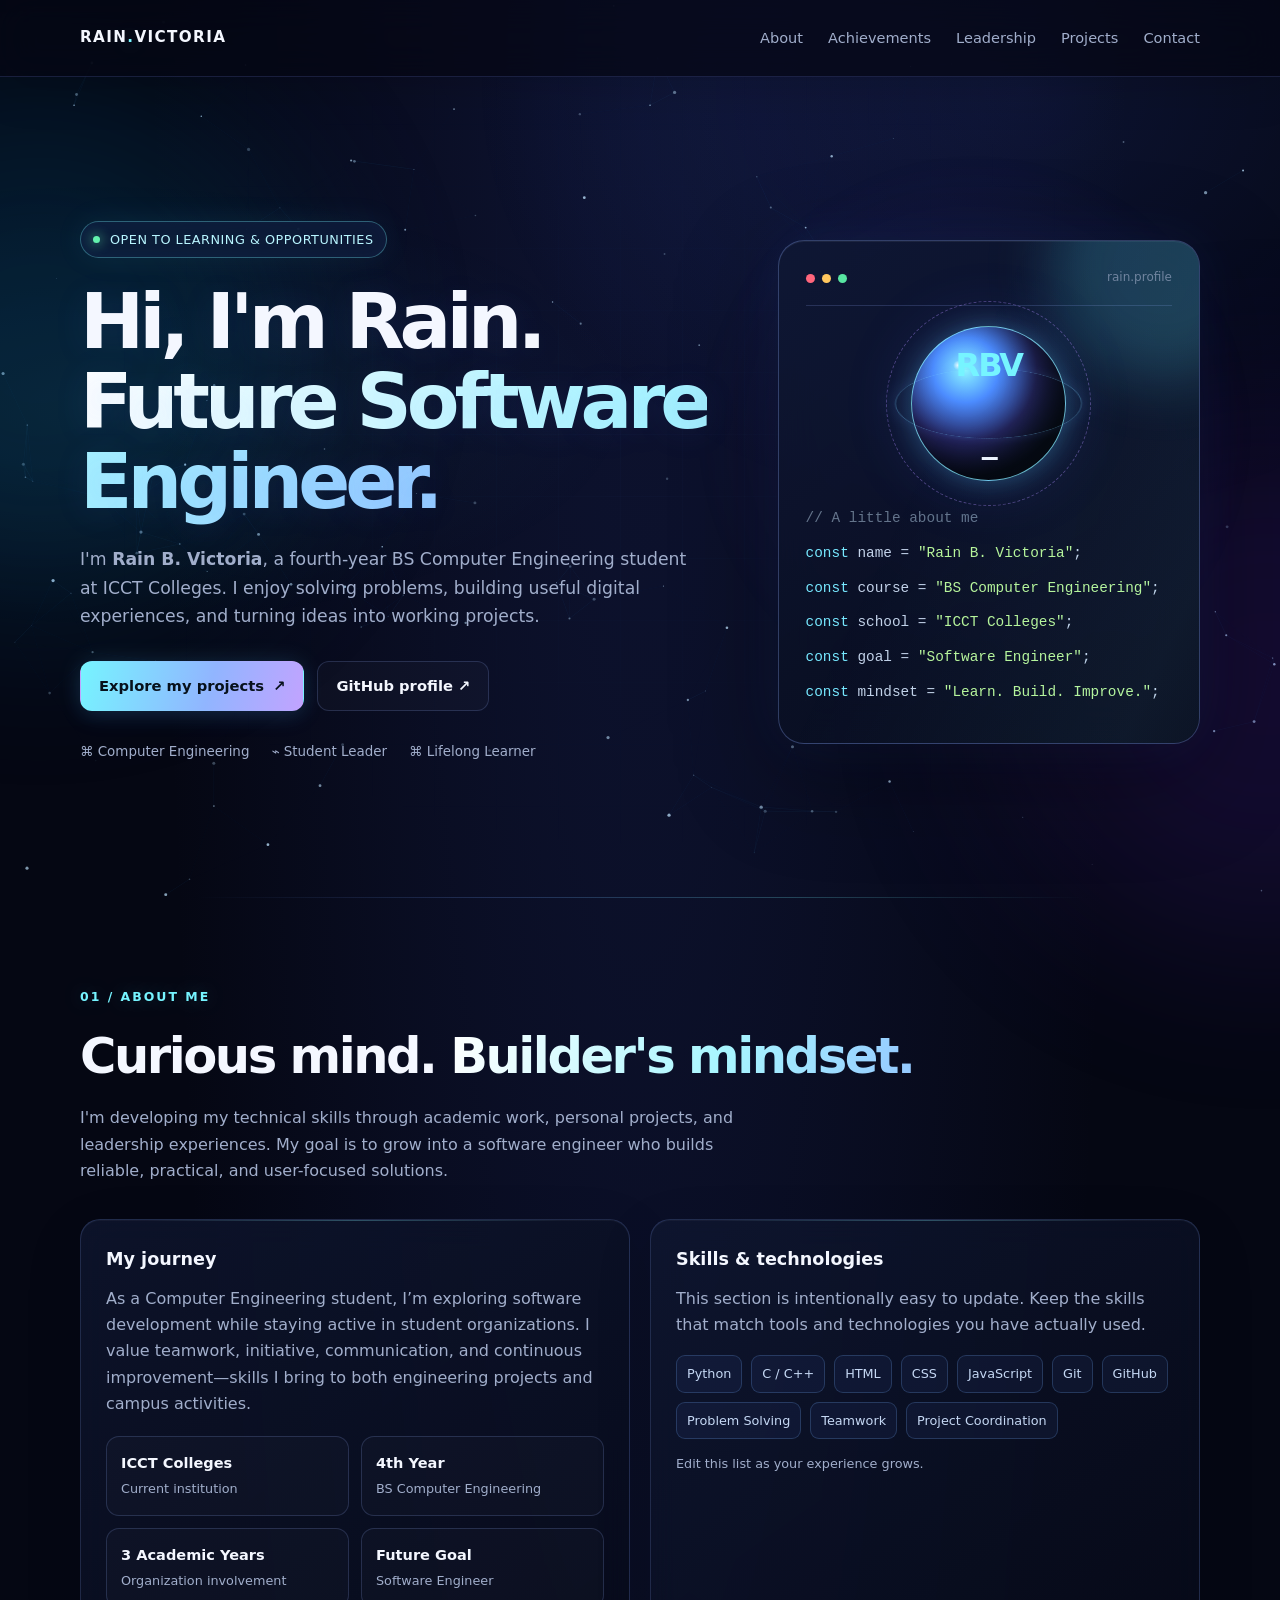
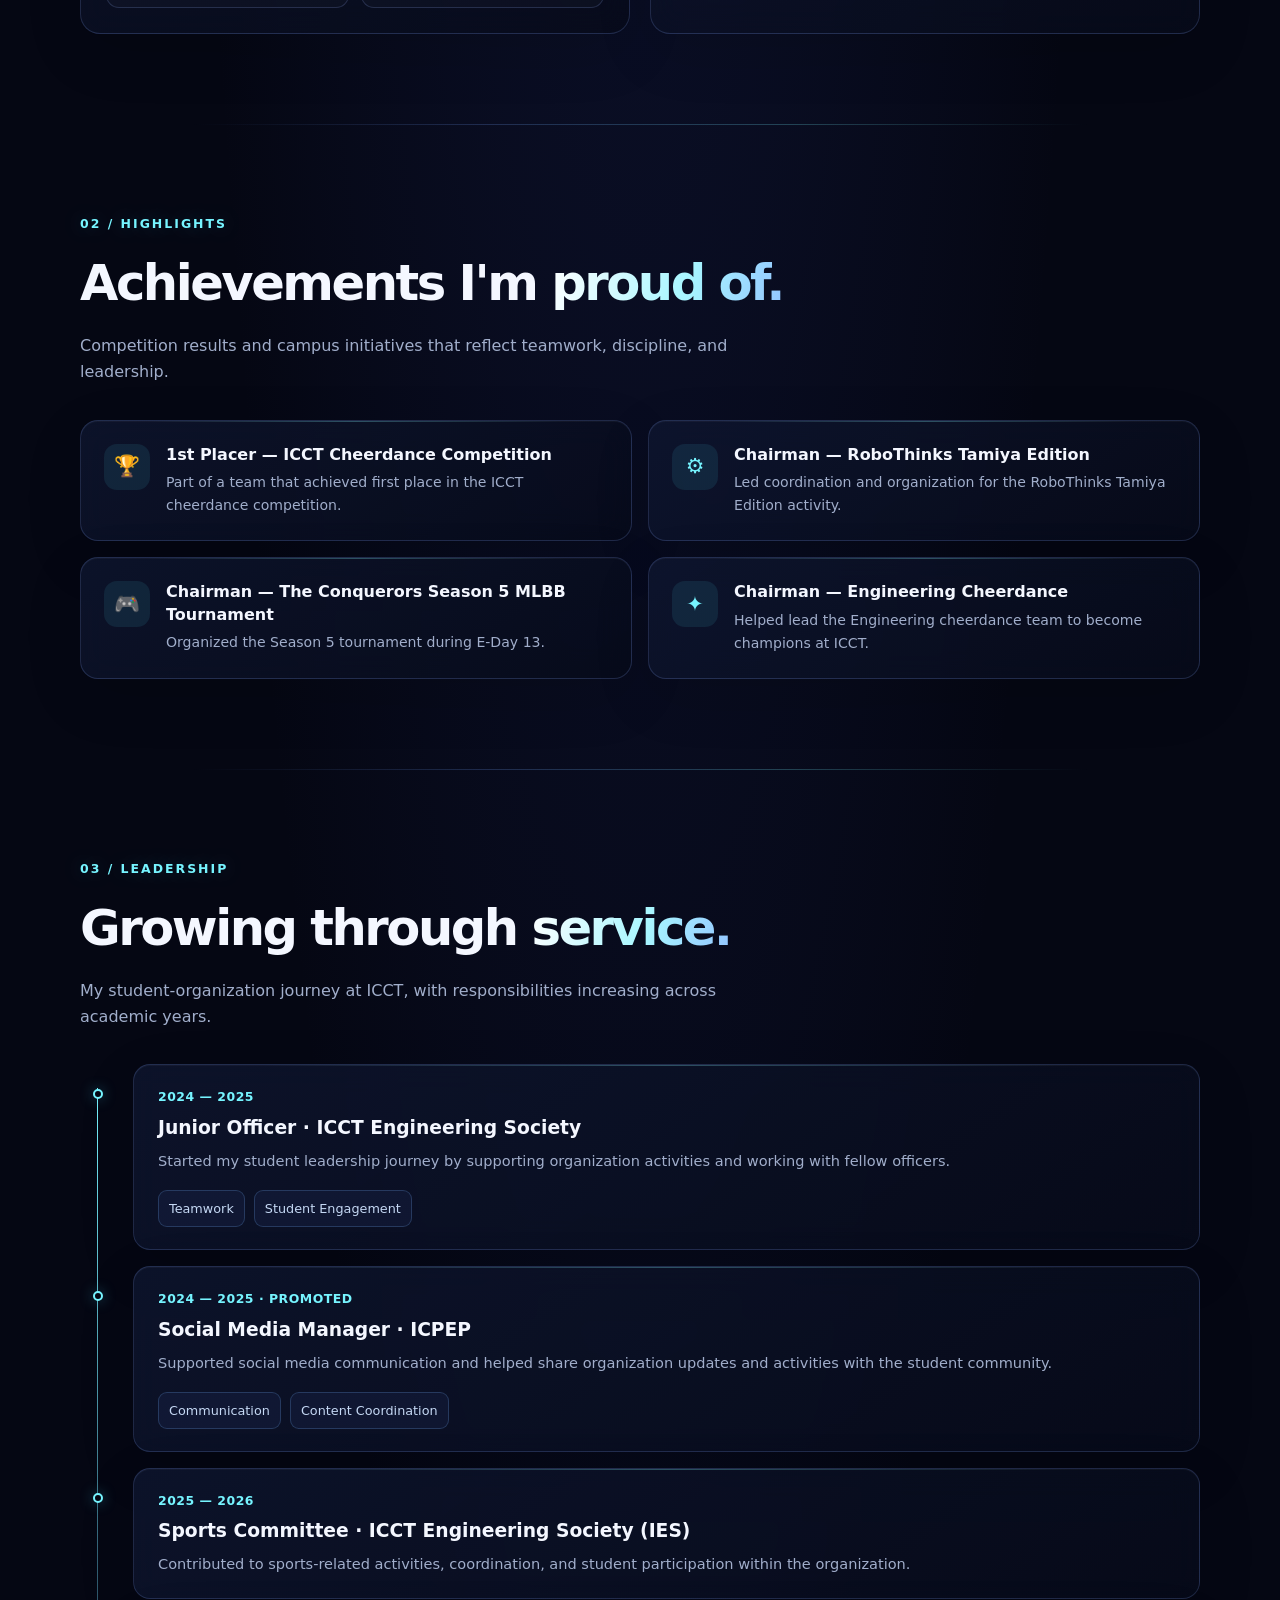
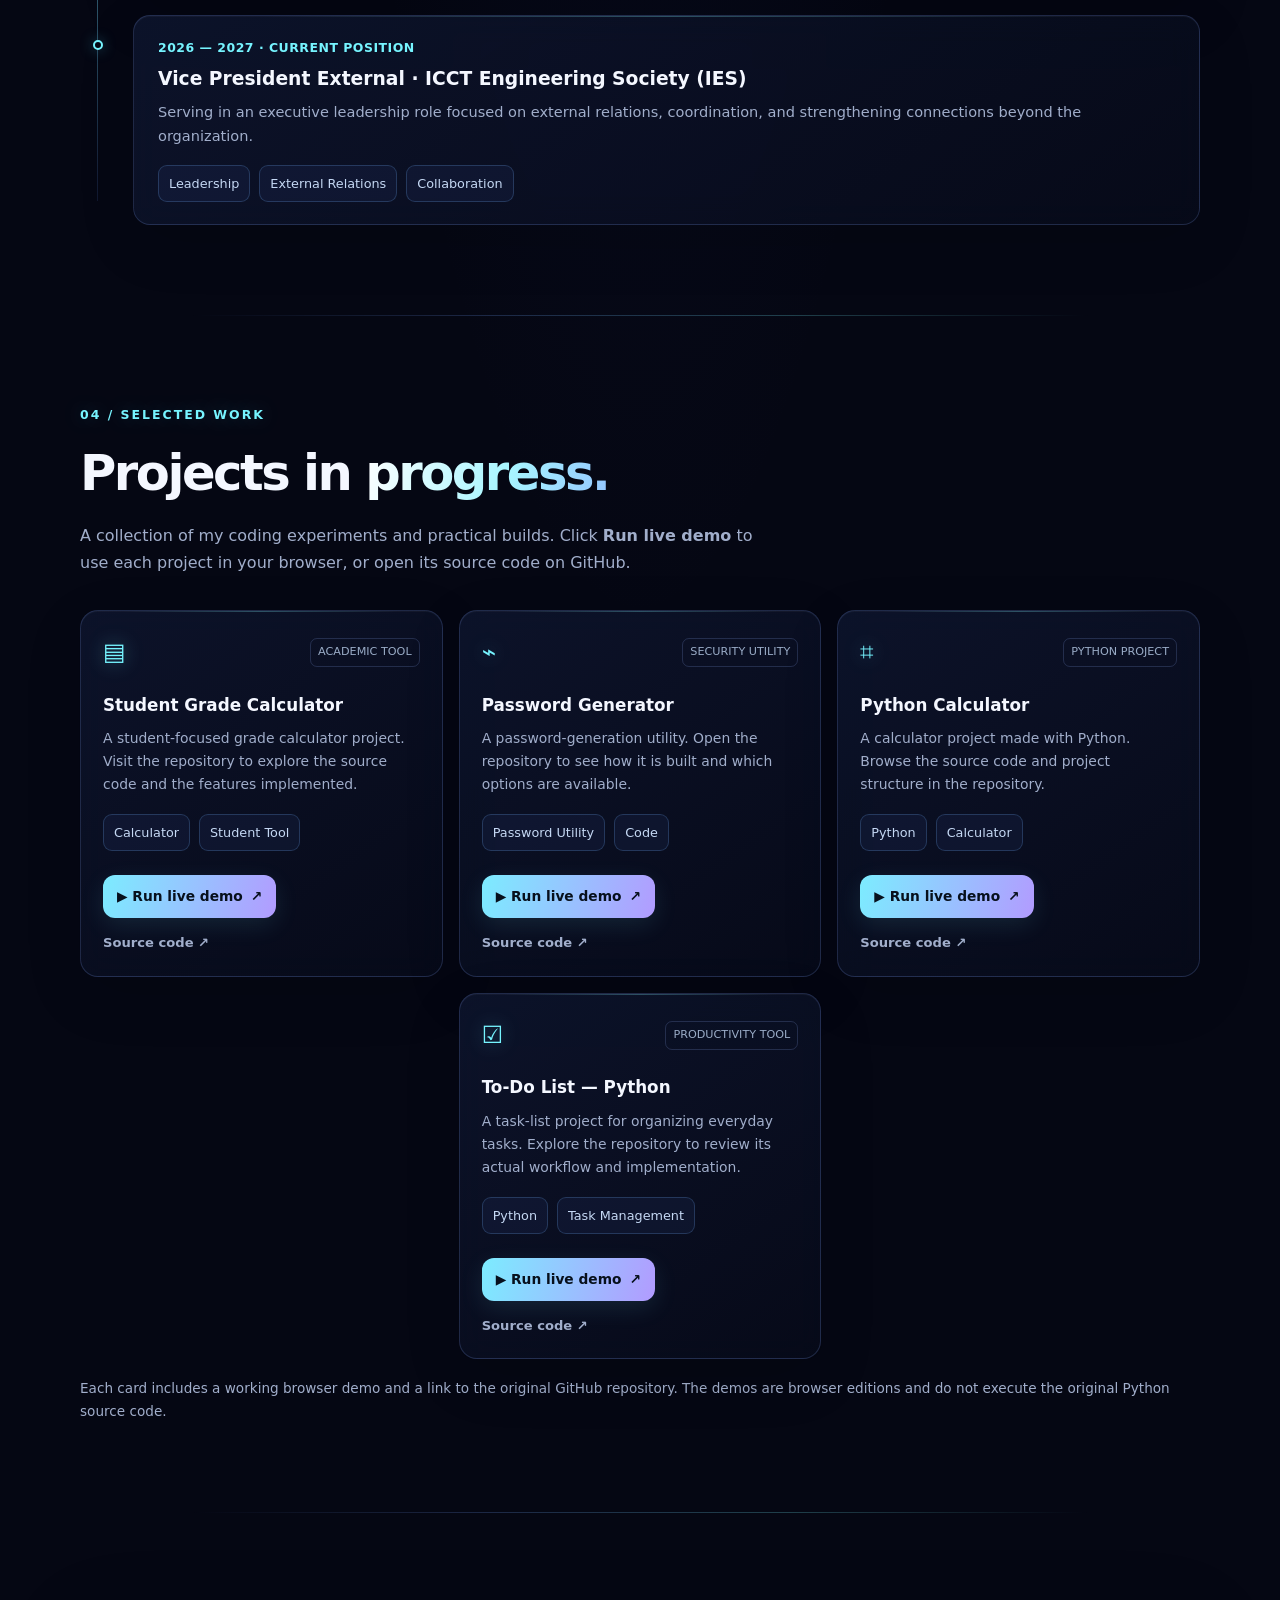
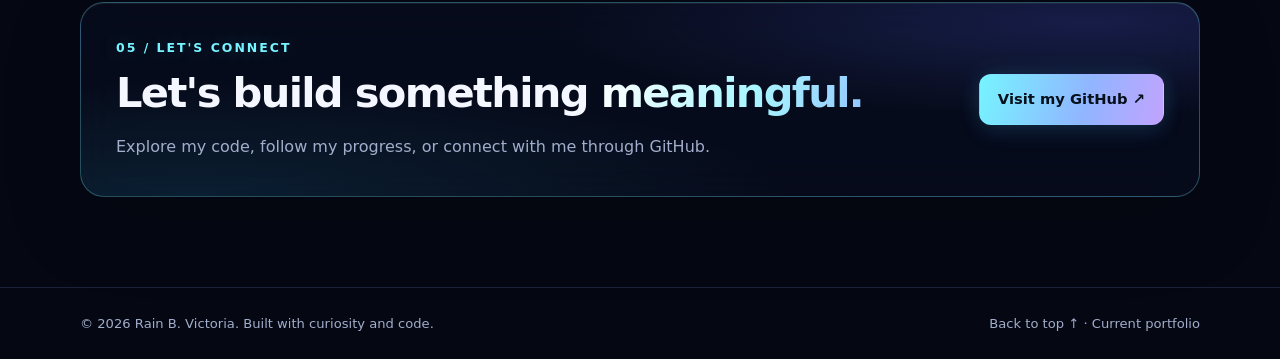
<file: index.html>
<!DOCTYPE html>
<html lang="en">
<head>
  <meta charset="UTF-8">
  <meta name="viewport" content="width=device-width, initial-scale=1.0">
  <meta name="description" content="Rain B. Victoria — Fourth-year BS Computer Engineering student at ICCT Colleges and aspiring Software Engineer.">
  <meta name="theme-color" content="#080d18">
  <title>Rain B. Victoria | Aspiring Software Engineer</title>
    <link rel="stylesheet" href="styles.css">

</head>
<body>
  <canvas id="cosmos" aria-hidden="true"></canvas>
  <div class="cosmic-nebula nebula-a" aria-hidden="true"></div>
  <div class="cosmic-nebula nebula-b" aria-hidden="true"></div>
  <div class="cosmic-grid" aria-hidden="true"></div>
  <div class="shooting-stars" aria-hidden="true"><i></i><i></i><i></i></div>
  <div class="nav-wrap">
    <nav class="container">
      <a class="brand" href="#home">RAIN<span>.</span>VICTORIA</a>
      <button class="menu-btn" id="menuBtn" aria-label="Toggle navigation">☰</button>
      <div class="nav-links" id="navLinks">
        <a href="#about">About</a><a href="#achievements">Achievements</a><a href="#leadership">Leadership</a><a href="#projects">Projects</a><a href="#contact">Contact</a>
      </div>
    </nav>
  </div>
  <main>
    <header class="container hero" id="home">
      <div class="reveal">
        <div class="eyebrow"><span class="dot"></span> OPEN TO LEARNING & OPPORTUNITIES</div>
        <h1>Hi, I'm Rain.<br><span class="gradient">Future Software Engineer.</span></h1>
        <p>I'm <strong>Rain B. Victoria</strong>, a fourth-year BS Computer Engineering student at ICCT Colleges. I enjoy solving problems, building useful digital experiences, and turning ideas into working projects.</p>
        <div class="hero-actions">
          <a class="btn btn-primary" href="#projects">Explore my projects <span>↗</span></a>
          <a class="btn btn-ghost" href="https://github.com/rainvictoria098-cpu" target="_blank" rel="noopener noreferrer">GitHub profile ↗</a>
        </div>
        <div class="hero-meta"><span>⌘ Computer Engineering</span><span>⌁ Student Leader</span><span>⌘ Lifelong Learner</span></div>
      </div>
      <div class="hero-card reveal" aria-label="Developer profile card">
        <div class="terminal-top"><i></i><i></i><i></i><span class="terminal-label">rain.profile</span></div>
        <div class="profile-mark">RBV<span style="color:#eef4ff">_</span></div>
        <div class="code-line"><span class="comment">// A little about me</span></div>
        <div class="code-line"><span class="key">const</span> name = <span class="value">"Rain B. Victoria"</span>;</div>
        <div class="code-line"><span class="key">const</span> course = <span class="value">"BS Computer Engineering"</span>;</div>
        <div class="code-line"><span class="key">const</span> school = <span class="value">"ICCT Colleges"</span>;</div>
        <div class="code-line"><span class="key">const</span> goal = <span class="value">"Software Engineer"</span>;</div>
        <div class="code-line"><span class="key">const</span> mindset = <span class="value">"Learn. Build. Improve."</span>;</div>
      </div>
    </header>

    <section id="about">
      <div class="container">
        <div class="section-head reveal"><div class="kicker">01 / About me</div><h2>Curious mind. <span class="gradient">Builder's mindset.</span></h2><p>I'm developing my technical skills through academic work, personal projects, and leadership experiences. My goal is to grow into a software engineer who builds reliable, practical, and user-focused solutions.</p></div>
        <div class="about-grid">
          <article class="panel reveal"><h3>My journey</h3><p>As a Computer Engineering student, I’m exploring software development while staying active in student organizations. I value teamwork, initiative, communication, and continuous improvement—skills I bring to both engineering projects and campus activities.</p>
            <div class="facts"><div class="fact"><strong>ICCT Colleges</strong><span>Current institution</span></div><div class="fact"><strong>4th Year</strong><span>BS Computer Engineering</span></div><div class="fact"><strong>3 Academic Years</strong><span>Organization involvement</span></div><div class="fact"><strong>Future Goal</strong><span>Software Engineer</span></div></div>
          </article>
          <article class="panel reveal"><h3>Skills & technologies</h3><p>This section is intentionally easy to update. Keep the skills that match tools and technologies you have actually used.</p>
            <div class="skill-list"><span class="chip">Python</span><span class="chip">C / C++</span><span class="chip">HTML</span><span class="chip">CSS</span><span class="chip">JavaScript</span><span class="chip">Git</span><span class="chip">GitHub</span><span class="chip">Problem Solving</span><span class="chip">Teamwork</span><span class="chip">Project Coordination</span></div>
            <p style="font-size:.8rem;margin-top:14px">Edit this list as your experience grows.</p>
          </article>
        </div>
      </div>
    </section>

    <section id="achievements">
      <div class="container">
        <div class="section-head reveal"><div class="kicker">02 / Highlights</div><h2>Achievements I'm <span class="gradient">proud of.</span></h2><p>Competition results and campus initiatives that reflect teamwork, discipline, and leadership.</p></div>
        <div class="achievement-grid">
          <article class="achievement reveal"><div class="icon-box">🏆</div><div><h3>1st Placer — ICCT Cheerdance Competition</h3><p>Part of a team that achieved first place in the ICCT cheerdance competition.</p></div></article>
          <article class="achievement reveal"><div class="icon-box">⚙</div><div><h3>Chairman — RoboThinks Tamiya Edition</h3><p>Led coordination and organization for the RoboThinks Tamiya Edition activity.</p></div></article>
          <article class="achievement reveal"><div class="icon-box">🎮</div><div><h3>Chairman — The Conquerors Season 5 MLBB Tournament</h3><p>Organized the Season 5 tournament during E-Day 13.</p></div></article>
          <article class="achievement reveal"><div class="icon-box">✦</div><div><h3>Chairman — Engineering Cheerdance</h3><p>Helped lead the Engineering cheerdance team to become champions at ICCT.</p></div></article>
        </div>
      </div>
    </section>

    <section id="leadership">
      <div class="container">
        <div class="section-head reveal"><div class="kicker">03 / Leadership</div><h2>Growing through <span class="gradient">service.</span></h2><p>My student-organization journey at ICCT, with responsibilities increasing across academic years.</p></div>
        <div class="timeline">
          <article class="timeline-item reveal"><div class="timeline-dot"></div><div class="timeline-content"><div class="timeline-date">2024 — 2025</div><h3>Junior Officer · ICCT Engineering Society</h3><p>Started my student leadership journey by supporting organization activities and working with fellow officers.</p><div class="skill-list"><span class="chip">Teamwork</span><span class="chip">Student Engagement</span></div></div></article>
          <article class="timeline-item reveal"><div class="timeline-dot"></div><div class="timeline-content"><div class="timeline-date">2024 — 2025 · PROMOTED</div><h3>Social Media Manager · ICPEP</h3><p>Supported social media communication and helped share organization updates and activities with the student community.</p><div class="skill-list"><span class="chip">Communication</span><span class="chip">Content Coordination</span></div></div></article>
          <article class="timeline-item reveal"><div class="timeline-dot"></div><div class="timeline-content"><div class="timeline-date">2025 — 2026</div><h3>Sports Committee · ICCT Engineering Society (IES)</h3><p>Contributed to sports-related activities, coordination, and student participation within the organization.</p></div></article>
          <article class="timeline-item reveal"><div class="timeline-dot"></div><div class="timeline-content"><div class="timeline-date">2026 — 2027 · CURRENT POSITION</div><h3>Vice President External · ICCT Engineering Society (IES)</h3><p>Serving in an executive leadership role focused on external relations, coordination, and strengthening connections beyond the organization.</p><div class="skill-list"><span class="chip">Leadership</span><span class="chip">External Relations</span><span class="chip">Collaboration</span></div></div></article>
        </div>
      </div>
    </section>

    <section id="projects">
      <div class="container">
        <div class="section-head reveal"><div class="kicker">04 / Selected work</div><h2>Projects in <span class="gradient">progress.</span></h2><p>A collection of my coding experiments and practical builds. Click <strong>Run live demo</strong> to use each project in your browser, or open its source code on GitHub.</p></div>
        <div class="projects-grid">
          <article class="project reveal">
            <div class="project-top"><span class="project-symbol">▤</span><span class="project-type">ACADEMIC TOOL</span></div>
            <h3>Student Grade Calculator</h3>
            <p>A student-focused grade calculator project. Visit the repository to explore the source code and the features implemented.</p>
            <div class="skill-list"><span class="chip">Calculator</span><span class="chip">Student Tool</span></div>
            <div class="project-actions"><a class="project-link live-link" href="./grade-calculator.html">▶ Run live demo <span>↗</span></a><a class="project-link source-link" href="https://github.com/rainvictoria098-cpu/student-grade-calculator" target="_blank" rel="noopener noreferrer">Source code ↗</a></div>
          </article>
          <article class="project reveal">
            <div class="project-top"><span class="project-symbol">⌁</span><span class="project-type">SECURITY UTILITY</span></div>
            <h3>Password Generator</h3>
            <p>A password-generation utility. Open the repository to see how it is built and which options are available.</p>
            <div class="skill-list"><span class="chip">Password Utility</span><span class="chip">Code</span></div>
            <div class="project-actions"><a class="project-link live-link" href="./password-generator.html">▶ Run live demo <span>↗</span></a><a class="project-link source-link" href="https://github.com/rainvictoria098-cpu/password-generator" target="_blank" rel="noopener noreferrer">Source code ↗</a></div>
          </article>
          <article class="project reveal">
            <div class="project-top"><span class="project-symbol">⌗</span><span class="project-type">PYTHON PROJECT</span></div>
            <h3>Python Calculator</h3>
            <p>A calculator project made with Python. Browse the source code and project structure in the repository.</p>
            <div class="skill-list"><span class="chip">Python</span><span class="chip">Calculator</span></div>
            <div class="project-actions"><a class="project-link live-link" href="./python-calculator.html">▶ Run live demo <span>↗</span></a><a class="project-link source-link" href="https://github.com/rainvictoria098-cpu/python-calculator-" target="_blank" rel="noopener noreferrer">Source code ↗</a></div>
          </article>
          <article class="project reveal">
            <div class="project-top"><span class="project-symbol">☑</span><span class="project-type">PRODUCTIVITY TOOL</span></div>
            <h3>To-Do List — Python</h3>
            <p>A task-list project for organizing everyday tasks. Explore the repository to review its actual workflow and implementation.</p>
            <div class="skill-list"><span class="chip">Python</span><span class="chip">Task Management</span></div>
            <div class="project-actions"><a class="project-link live-link" href="./todo-list.html">▶ Run live demo <span>↗</span></a><a class="project-link source-link" href="https://github.com/rainvictoria098-cpu/todo-list-python" target="_blank" rel="noopener noreferrer">Source code ↗</a></div>
          </article>
        </div>
        <p class="project-note">Each card includes a working browser demo and a link to the original GitHub repository. The demos are browser editions and do not execute the original Python source code.</p>
      </div>
    </section>

    <section id="contact">
      <div class="container">
        <div class="contact-panel reveal"><div><div class="kicker">05 / Let's connect</div><h2>Let's build something <span class="gradient">meaningful.</span></h2><p>Explore my code, follow my progress, or connect with me through GitHub.</p></div><a class="btn btn-primary" href="https://github.com/rainvictoria098-cpu" target="_blank" rel="noopener noreferrer">Visit my GitHub ↗</a></div>
      </div>
    </section>
  </main>
  <footer><div class="container footer-inner"><span>© <span id="year"></span> Rain B. Victoria. Built with curiosity and code.</span><span><a href="#home">Back to top ↑</a> · <a href="https://rainvictoria098-cpu.github.io/" target="_blank" rel="noopener noreferrer">Current portfolio</a></span></div></footer>
    <script src="script.js" defer></script>

</body>
</html>
</file>
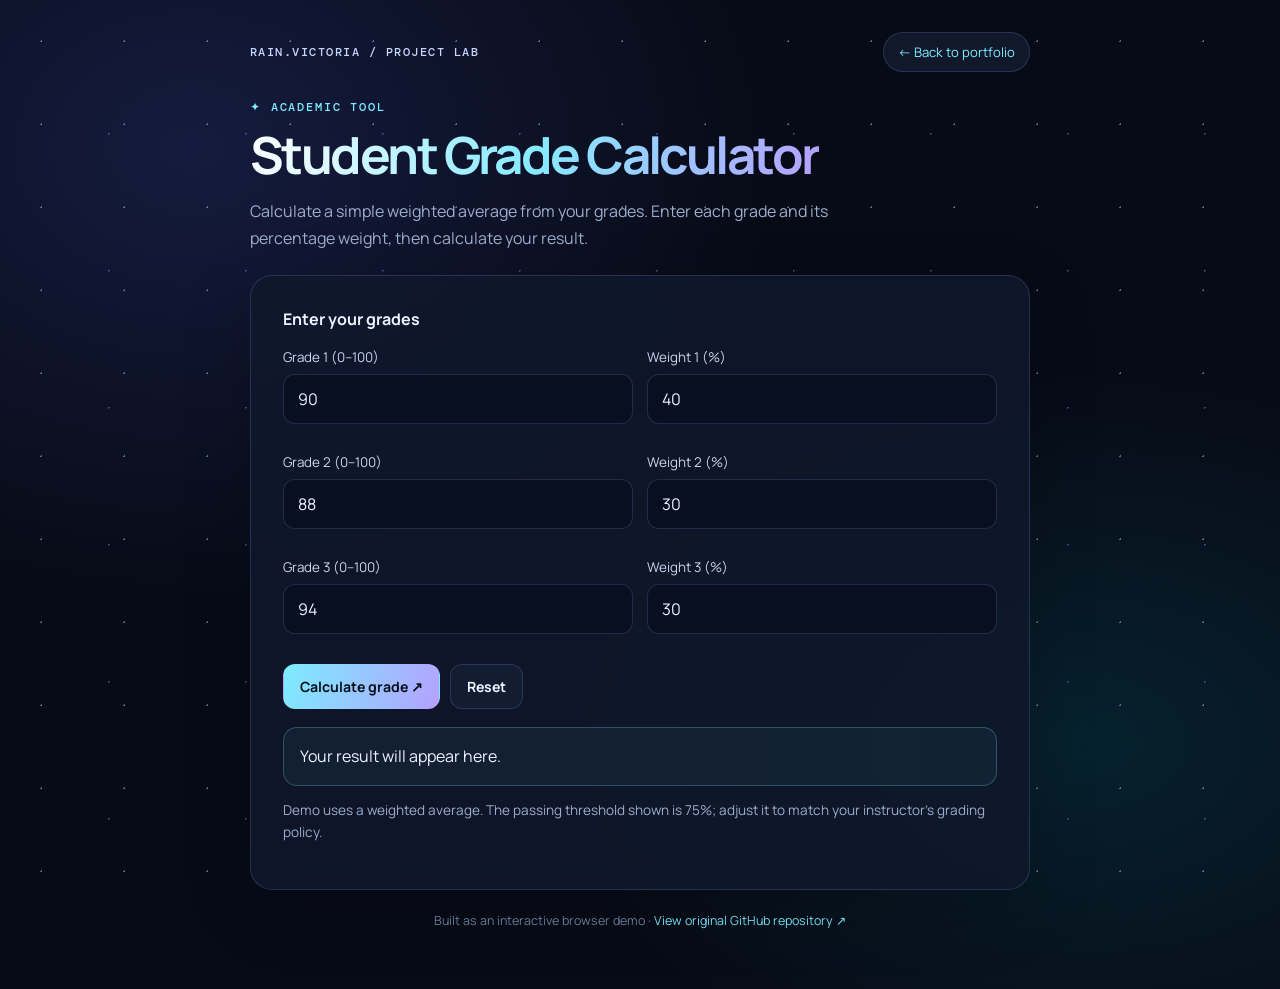
<file: grade-calculator.html>
<!doctype html><html lang="en"><head><meta charset="utf-8"><meta name="viewport" content="width=device-width,initial-scale=1"><meta name="theme-color" content="#070b16"><title>Student Grade Calculator | Rain's Project Lab</title><link rel="stylesheet" href="./demo.css"></head><body data-app="grade-calculator"><main class="wrap"><div class="top"><a class="brand" href="./index.html">RAIN.VICTORIA / PROJECT LAB</a><a class="back" href="./index.html#projects">← Back to portfolio</a></div><header class="hero"><div class="eyebrow">✦ ACADEMIC TOOL</div><h1><span class="gradient">Student Grade Calculator</span></h1><p>Calculate a simple weighted average from your grades. Enter each grade and its percentage weight, then calculate your result.</p></header><section class="panel"><h2>Enter your grades</h2><div class="grid2"><div class="field"><label for="grade1">Grade 1 (0–100)</label><input id="grade1" type="number" min="0" max="100" step="0.01" value="90"></div><div class="field"><label for="weight1">Weight 1 (%)</label><input id="weight1" type="number" min="0" max="100" step="1" value="40"></div><div class="field"><label for="grade2">Grade 2 (0–100)</label><input id="grade2" type="number" min="0" max="100" step="0.01" value="88"></div><div class="field"><label for="weight2">Weight 2 (%)</label><input id="weight2" type="number" min="0" max="100" step="1" value="30"></div><div class="field"><label for="grade3">Grade 3 (0–100)</label><input id="grade3" type="number" min="0" max="100" step="0.01" value="94"></div><div class="field"><label for="weight3">Weight 3 (%)</label><input id="weight3" type="number" min="0" max="100" step="1" value="30"></div></div><div class="actions"><button class="primary" id="calculate">Calculate grade ↗</button><button class="secondary" id="reset">Reset</button></div><div class="result" id="result" aria-live="polite">Your result will appear here.</div><p class="muted">Demo uses a weighted average. The passing threshold shown is 75%; adjust it to match your instructor's grading policy.</p></section><footer>Built as an interactive browser demo · <a href="https://github.com/rainvictoria098-cpu/student-grade-calculator" target="_blank" rel="noopener noreferrer">View original GitHub repository ↗</a></footer></main><script src="./demo.js" defer></script></body></html>
</file>
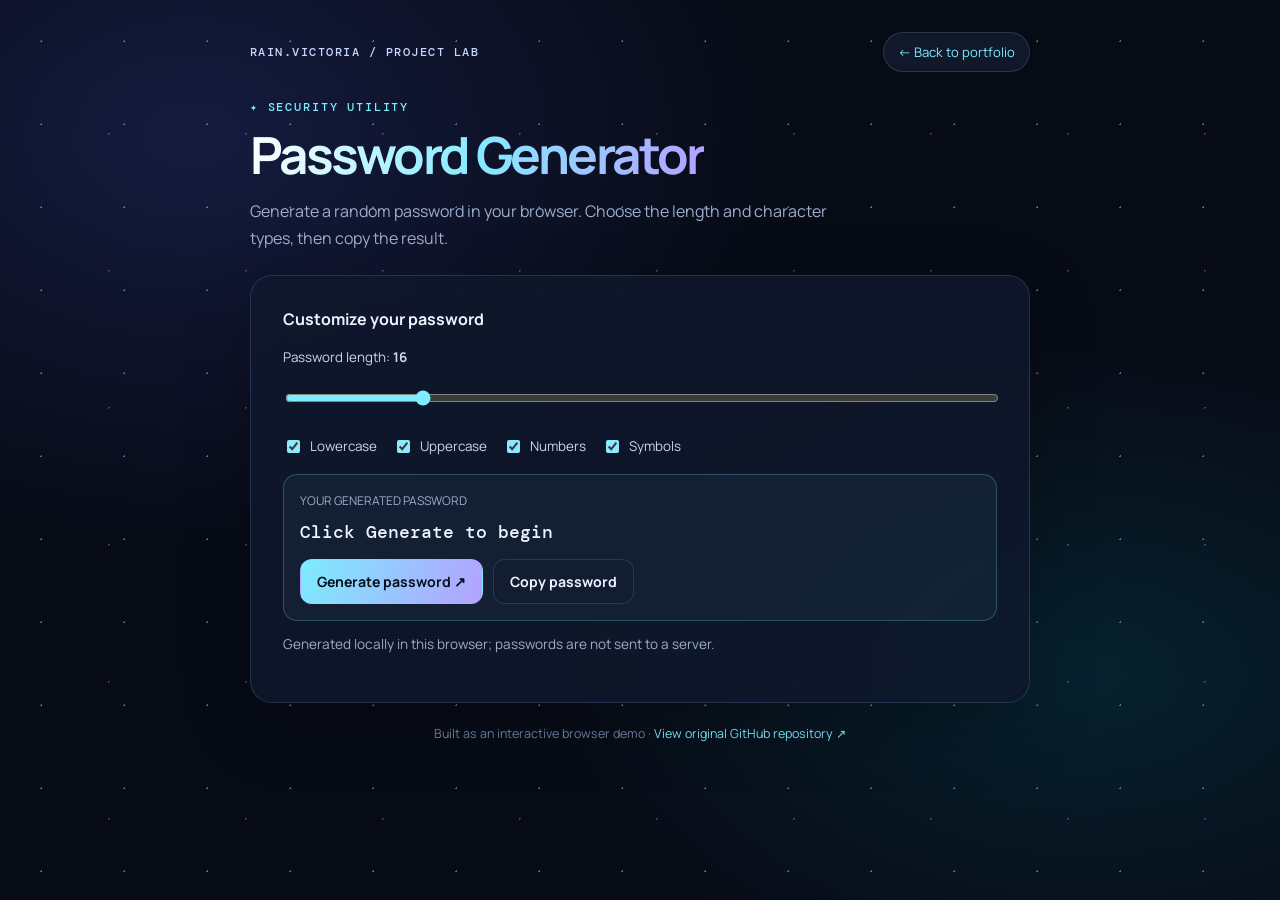
<file: password-generator.html>
<!doctype html><html lang="en"><head><meta charset="utf-8"><meta name="viewport" content="width=device-width,initial-scale=1"><meta name="theme-color" content="#070b16"><title>Password Generator | Rain's Project Lab</title><link rel="stylesheet" href="./demo.css"></head><body data-app="password-generator"><main class="wrap"><div class="top"><a class="brand" href="./index.html">RAIN.VICTORIA / PROJECT LAB</a><a class="back" href="./index.html#projects">← Back to portfolio</a></div><header class="hero"><div class="eyebrow">✦ SECURITY UTILITY</div><h1><span class="gradient">Password Generator</span></h1><p>Generate a random password in your browser. Choose the length and character types, then copy the result.</p></header><section class="panel"><h2>Customize your password</h2><div class="field"><label for="length">Password length: <strong id="lengthValue">16</strong></label><input id="length" type="range" min="6" max="64" value="16" style="accent-color:#7cecff"></div><div class="checks"><label><input id="lower" type="checkbox" checked> Lowercase</label><label><input id="upper" type="checkbox" checked> Uppercase</label><label><input id="numbers" type="checkbox" checked> Numbers</label><label><input id="symbols" type="checkbox" checked> Symbols</label></div><div class="result"><div class="small">YOUR GENERATED PASSWORD</div><div id="password" style="font:500 1.15rem 'DM Mono',monospace;margin:10px 0;overflow-wrap:anywhere">Click Generate to begin</div><div class="actions"><button class="primary" id="generate">Generate password ↗</button><button class="secondary" id="copy">Copy password</button></div></div><p class="muted" id="message" aria-live="polite">Generated locally in this browser; passwords are not sent to a server.</p></section><footer>Built as an interactive browser demo · <a href="https://github.com/rainvictoria098-cpu/password-generator" target="_blank" rel="noopener noreferrer">View original GitHub repository ↗</a></footer></main><script src="./demo.js" defer></script></body></html>
</file>
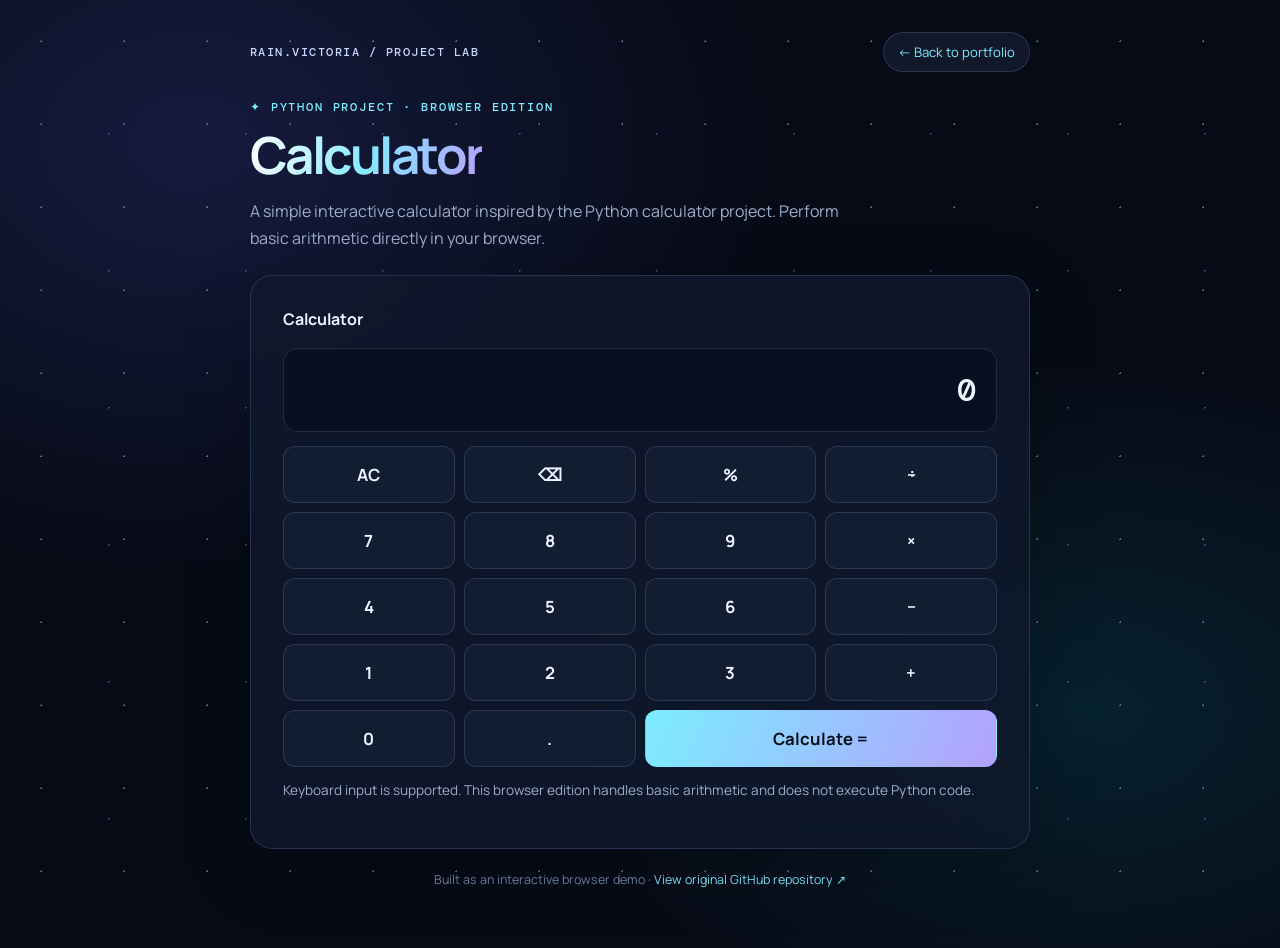
<file: python-calculator.html>
<!doctype html><html lang="en"><head><meta charset="utf-8"><meta name="viewport" content="width=device-width,initial-scale=1"><meta name="theme-color" content="#070b16"><title>Calculator | Rain's Project Lab</title><link rel="stylesheet" href="./demo.css"></head><body data-app="python-calculator"><main class="wrap"><div class="top"><a class="brand" href="./index.html">RAIN.VICTORIA / PROJECT LAB</a><a class="back" href="./index.html#projects">← Back to portfolio</a></div><header class="hero"><div class="eyebrow">✦ PYTHON PROJECT · BROWSER EDITION</div><h1><span class="gradient">Calculator</span></h1><p>A simple interactive calculator inspired by the Python calculator project. Perform basic arithmetic directly in your browser.</p></header><section class="panel"><h2>Calculator</h2><div class="display" id="display" aria-live="polite">0</div><div class="keys"><button class="secondary" data-key="C">AC</button><button class="secondary" data-key="back">⌫</button><button class="secondary" data-key="%">%</button><button class="secondary" data-key="/">÷</button><button class="secondary" data-key="7">7</button><button class="secondary" data-key="8">8</button><button class="secondary" data-key="9">9</button><button class="secondary" data-key="*">×</button><button class="secondary" data-key="4">4</button><button class="secondary" data-key="5">5</button><button class="secondary" data-key="6">6</button><button class="secondary" data-key="-">−</button><button class="secondary" data-key="1">1</button><button class="secondary" data-key="2">2</button><button class="secondary" data-key="3">3</button><button class="secondary" data-key="+">+</button><button class="secondary" data-key="0">0</button><button class="secondary" data-key=".">.</button><button class="primary equals" data-key="=">Calculate =</button></div><p class="muted">Keyboard input is supported. This browser edition handles basic arithmetic and does not execute Python code.</p></section><footer>Built as an interactive browser demo · <a href="https://github.com/rainvictoria098-cpu/python-calculator-" target="_blank" rel="noopener noreferrer">View original GitHub repository ↗</a></footer></main><script src="./demo.js" defer></script></body></html>
</file>
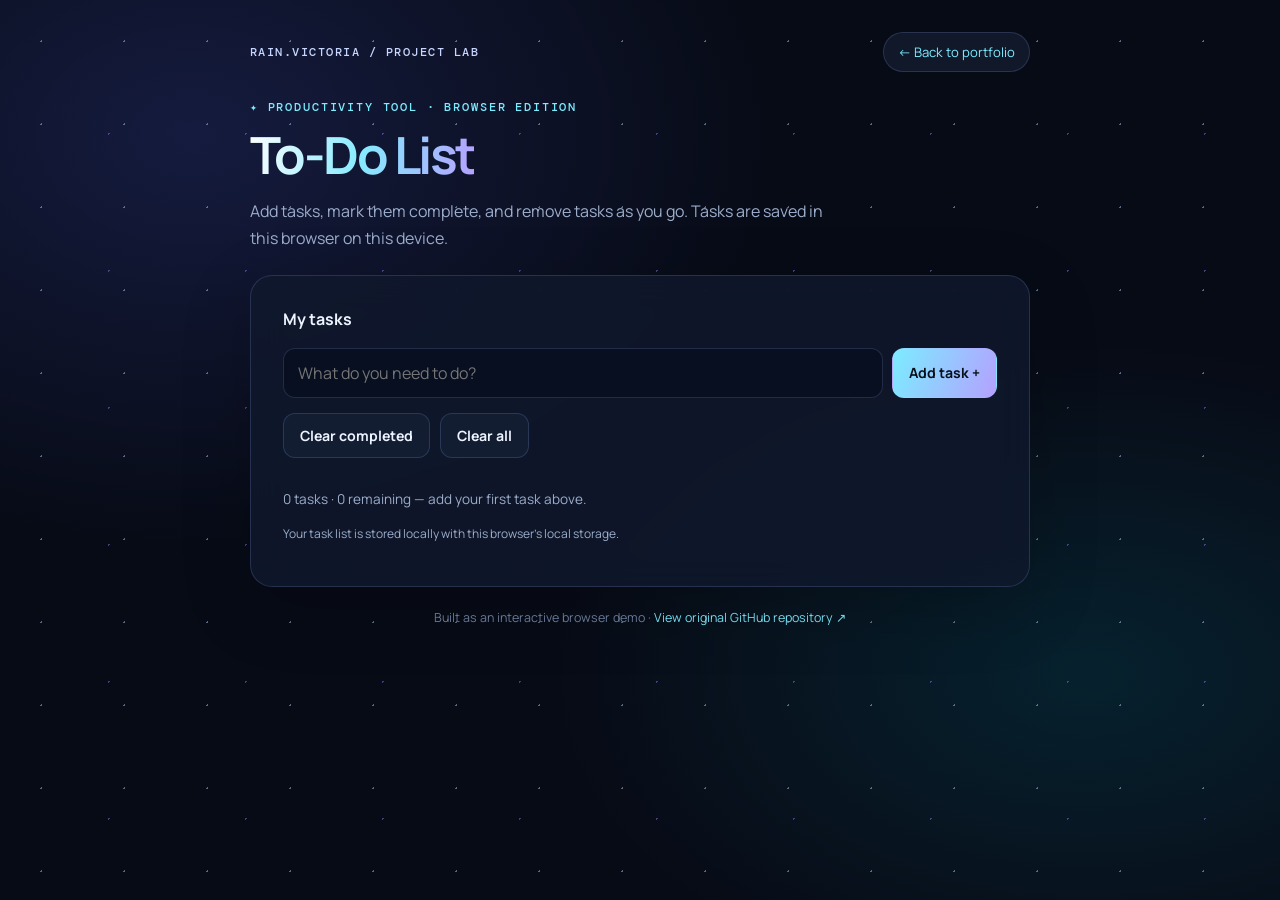
<file: todo-list.html>
<!doctype html><html lang="en"><head><meta charset="utf-8"><meta name="viewport" content="width=device-width,initial-scale=1"><meta name="theme-color" content="#070b16"><title>To-Do List | Rain's Project Lab</title><link rel="stylesheet" href="./demo.css"></head><body data-app="todo-list"><main class="wrap"><div class="top"><a class="brand" href="./index.html">RAIN.VICTORIA / PROJECT LAB</a><a class="back" href="./index.html#projects">← Back to portfolio</a></div><header class="hero"><div class="eyebrow">✦ PRODUCTIVITY TOOL · BROWSER EDITION</div><h1><span class="gradient">To-Do List</span></h1><p>Add tasks, mark them complete, and remove tasks as you go. Tasks are saved in this browser on this device.</p></header><section class="panel"><h2>My tasks</h2><form id="taskForm" class="task-form"><input id="taskInput" type="text" maxlength="140" placeholder="What do you need to do?" aria-label="New task" required><button class="primary" type="submit">Add task +</button></form><div class="actions"><button class="secondary" id="clearDone">Clear completed</button><button class="secondary" id="clearAll">Clear all</button></div><ul class="tasks" id="tasks"></ul><p class="muted" id="taskSummary" aria-live="polite">0 tasks</p><p class="small">Your task list is stored locally with this browser's local storage.</p></section><footer>Built as an interactive browser demo · <a href="https://github.com/rainvictoria098-cpu/todo-list-python" target="_blank" rel="noopener noreferrer">View original GitHub repository ↗</a></footer></main><script src="./demo.js" defer></script></body></html>
</file>
<file: styles.css>
:root{--bg:#080d18;--panel:#101827;--panel2:#0d1422;--text:#eef4ff;--muted:#9aa9c0;--cyan:#54e5ff;--blue:#638cff;--line:rgba(156,181,220,.15);--glow:rgba(84,229,255,.15)}
    *{box-sizing:border-box;margin:0;padding:0}
    html{scroll-behavior:smooth;scroll-padding-top:90px}
    body{font-family:Inter,ui-sans-serif,system-ui,-apple-system,BlinkMacSystemFont,"Segoe UI",sans-serif;background:var(--bg);color:var(--text);line-height:1.65;overflow-x:hidden}
    body:before{content:"";position:fixed;inset:0;pointer-events:none;z-index:-1;background:radial-gradient(ellipse at 80% 10%,rgba(67,105,255,.13),transparent 38%),radial-gradient(ellipse at 8% 45%,rgba(84,229,255,.07),transparent 32%)}
    a{color:inherit;text-decoration:none}.container{width:min(1120px,calc(100% - 40px));margin:auto}
    .nav-wrap{position:sticky;top:0;z-index:20;background:rgba(8,13,24,.82);backdrop-filter:blur(18px);border-bottom:1px solid var(--line)}
    nav{height:76px;display:flex;align-items:center;justify-content:space-between;gap:20px}
    .brand{font-weight:850;letter-spacing:-.04em;font-size:1.2rem}.brand span{color:var(--cyan)}
    .nav-links{display:flex;align-items:center;gap:25px;color:var(--muted);font-size:.91rem}.nav-links a:hover{color:var(--cyan)}
    .menu-btn{display:none;background:transparent;border:1px solid var(--line);color:var(--text);border-radius:10px;padding:8px 11px}
    .hero{min-height:660px;display:grid;grid-template-columns:1.2fr .8fr;align-items:center;gap:54px;padding:90px 0 80px}
    .eyebrow{display:inline-flex;align-items:center;gap:10px;border:1px solid rgba(84,229,255,.24);background:rgba(84,229,255,.06);color:#b8f5ff;padding:7px 12px;border-radius:100px;font-size:.8rem;letter-spacing:.04em}
    .dot{height:7px;width:7px;background:#63f2ad;border-radius:50%;box-shadow:0 0 12px #63f2ad}
    h1{font-size:clamp(2.8rem,6vw,5.6rem);line-height:1.04;letter-spacing:-.065em;margin:24px 0}
    .gradient{background:linear-gradient(100deg,#fff 5%,#8cefff 48%,#7b9cff 95%);-webkit-background-clip:text;background-clip:text;color:transparent}
    .hero p{max-width:610px;color:var(--muted);font-size:1.08rem}
    .hero-actions{display:flex;flex-wrap:wrap;gap:13px;margin-top:30px}
    .btn{display:inline-flex;align-items:center;justify-content:center;gap:9px;padding:12px 18px;border-radius:12px;font-weight:750;font-size:.92rem;border:1px solid var(--line);transition:.22s}
    .btn-primary{background:linear-gradient(110deg,var(--cyan),#8cb3ff);color:#07111c;border-color:transparent}.btn:hover{transform:translateY(-3px);box-shadow:0 12px 35px rgba(84,229,255,.12)}
    .btn-ghost{background:rgba(255,255,255,.025)}
    .hero-meta{display:flex;gap:22px;flex-wrap:wrap;margin-top:30px;color:var(--muted);font-size:.84rem}.hero-meta span{display:flex;align-items:center;gap:8px}
    .hero-card{position:relative;border:1px solid rgba(130,168,225,.2);border-radius:26px;padding:27px;background:linear-gradient(145deg,rgba(20,32,52,.95),rgba(10,17,30,.9));box-shadow:0 25px 90px rgba(0,0,0,.28);overflow:hidden}
    .hero-card:before{content:"";position:absolute;width:230px;height:230px;border-radius:50%;background:var(--glow);filter:blur(30px);right:-80px;top:-90px}
    .terminal-top{display:flex;align-items:center;gap:7px;border-bottom:1px solid var(--line);padding-bottom:17px;margin-bottom:20px;position:relative}
    .terminal-top i{width:9px;height:9px;border-radius:50%;background:#ff667c}.terminal-top i:nth-child(2){background:#ffc75e}.terminal-top i:nth-child(3){background:#58e6a2}
    .terminal-label{margin-left:auto;color:#71829e;font-size:.75rem}
    .code-line{font-family:ui-monospace,SFMono-Regular,Consolas,monospace;font-size:.9rem;margin:11px 0;color:#c3d2e9;overflow-wrap:anywhere}.code-line .key{color:#77e8ff}.code-line .value{color:#b8f59a}.code-line .comment{color:#64748b}
    .profile-mark{display:grid;place-items:center;width:100%;height:110px;margin:10px 0 18px;border:1px solid rgba(84,229,255,.15);border-radius:18px;background:linear-gradient(135deg,rgba(84,229,255,.08),rgba(99,140,255,.08));font-size:2.6rem;font-weight:900;letter-spacing:-.08em;color:var(--cyan)}
    section{padding:90px 0}.section-head{margin-bottom:34px}.kicker{font-size:.78rem;color:var(--cyan);font-weight:800;text-transform:uppercase;letter-spacing:.16em}.section-head h2{font-size:clamp(2rem,4vw,3.1rem);letter-spacing:-.05em;margin:8px 0}.section-head p{color:var(--muted);max-width:680px}
    .about-grid{display:grid;grid-template-columns:1fr 1fr;gap:20px}.panel{border:1px solid var(--line);background:linear-gradient(145deg,rgba(16,24,39,.94),rgba(11,18,31,.9));border-radius:20px;padding:25px}
    .panel h3{font-size:1.1rem;margin-bottom:12px}.panel p{color:var(--muted)}.facts{display:grid;grid-template-columns:1fr 1fr;gap:12px;margin-top:18px}
    .fact{padding:14px;border:1px solid var(--line);border-radius:13px;background:rgba(255,255,255,.018)}.fact strong{display:block;font-size:.91rem}.fact span{font-size:.8rem;color:var(--muted)}
    .skill-list{display:flex;flex-wrap:wrap;gap:9px;margin-top:17px}.chip{font-size:.8rem;color:#c5d8f4;border:1px solid rgba(128,161,209,.2);background:rgba(105,145,210,.07);padding:7px 10px;border-radius:9px}
    .achievement-grid{display:grid;grid-template-columns:repeat(2,1fr);gap:16px}
    .achievement{position:relative;display:flex;gap:16px;padding:23px;border:1px solid var(--line);border-radius:18px;background:rgba(16,24,39,.78);transition:.22s}
    .achievement:hover,.project:hover{transform:translateY(-4px);border-color:rgba(84,229,255,.4)}
    .icon-box{flex:0 0 46px;height:46px;border-radius:13px;display:grid;place-items:center;background:rgba(84,229,255,.09);color:var(--cyan);font-size:1.3rem}
    .achievement h3{font-size:1rem;line-height:1.4;margin-bottom:5px}.achievement p{color:var(--muted);font-size:.88rem}
    .timeline{position:relative;display:grid;gap:16px}.timeline:before{content:"";position:absolute;left:17px;top:24px;bottom:24px;width:1px;background:linear-gradient(var(--cyan),rgba(99,140,255,.12))}
    .timeline-item{position:relative;margin-left:0;display:grid;grid-template-columns:36px 1fr;gap:17px}.timeline-dot{z-index:1;margin-top:25px;width:10px;height:10px;border:2px solid var(--cyan);background:var(--bg);border-radius:50%;justify-self:center;box-shadow:0 0 14px rgba(84,229,255,.35)}
    .timeline-content{padding:22px 24px;border:1px solid var(--line);border-radius:17px;background:rgba(16,24,39,.76)}
    .timeline-date{font-size:.78rem;color:var(--cyan);font-weight:800;letter-spacing:.04em}.timeline-content h3{margin:5px 0}.timeline-content p{color:var(--muted);font-size:.91rem}
    .projects-grid{display:grid;grid-template-columns:repeat(3,1fr);gap:16px}
    .project{padding:22px;border:1px solid var(--line);border-radius:18px;background:linear-gradient(145deg,rgba(17,26,43,.95),rgba(10,17,29,.95));display:flex;flex-direction:column;min-height:245px;transition:.22s}
    .project-top{display:flex;justify-content:space-between;align-items:center;margin-bottom:19px}.project-symbol{font-size:1.5rem;color:var(--cyan)}.project-type{font-size:.7rem;color:#9aacc7;border:1px solid var(--line);padding:4px 7px;border-radius:7px}
    .project h3{font-size:1.05rem;margin-bottom:8px}.project p{font-size:.87rem;color:var(--muted);margin-bottom:18px}.project .skill-list{margin-top:auto;margin-bottom:16px}.project-link{font-size:.86rem;font-weight:750;color:var(--cyan)}
    .project-note{color:var(--muted);font-size:.85rem;margin-top:18px}
    .contact-panel{display:flex;align-items:center;justify-content:space-between;gap:25px;padding:35px;border:1px solid rgba(84,229,255,.22);border-radius:24px;background:radial-gradient(ellipse at 90% 0%,rgba(84,229,255,.1),transparent 40%),var(--panel2)}
    .contact-panel h2{font-size:clamp(1.7rem,4vw,2.6rem);letter-spacing:-.04em}.contact-panel p{color:var(--muted);margin-top:7px}
    footer{border-top:1px solid var(--line);padding:25px 0;color:var(--muted);font-size:.82rem}.footer-inner{display:flex;justify-content:space-between;gap:15px;flex-wrap:wrap}
    .reveal{opacity:0;transform:translateY(18px);transition:opacity .6s ease,transform .6s ease}.reveal.visible{opacity:1;transform:translateY(0)}
    @media(max-width:850px){.hero{grid-template-columns:1fr;gap:32px;padding-top:65px}.hero-card{max-width:560px}.projects-grid{grid-template-columns:repeat(2,1fr)}.nav-links{gap:14px}}
    @media(max-width:620px){.container{width:min(100% - 28px,1120px)}nav{height:66px}.menu-btn{display:block}.nav-links{display:none;position:absolute;top:66px;left:0;right:0;padding:20px;background:#0b1220;border-bottom:1px solid var(--line);flex-direction:column;align-items:flex-start}.nav-links.open{display:flex}.hero{min-height:auto;padding:65px 0 55px}section{padding:65px 0}.about-grid,.achievement-grid,.projects-grid{grid-template-columns:1fr}.contact-panel{align-items:flex-start;flex-direction:column;padding:25px}.facts{grid-template-columns:1fr 1fr}.hero-meta{gap:13px}.hero-card{padding:20px}}
    @media(prefers-reduced-motion:reduce){html{scroll-behavior:auto}.reveal{opacity:1;transform:none;transition:none}*{transition:none!important}}


/* ==========================================================
   COSMIC ENGINEER — immersive space portfolio visual system
   ========================================================== */
:root {
  color-scheme: dark;
  --bg: #050713;
  --panel: rgba(10, 16, 36, .76);
  --panel2: rgba(8, 13, 29, .82);
  --text: #f4f7ff;
  --muted: #a1aecb;
  --cyan: #76f4ff;
  --blue: #8194ff;
  --violet: #b28aff;
  --line: rgba(151, 177, 255, .19);
  --glow: rgba(87, 222, 255, .2);
}
* { box-sizing: border-box; }
html { scroll-behavior: smooth; scroll-padding-top: 92px; }
body {
  background:
    radial-gradient(ellipse at 50% -15%, rgba(41, 58, 145, .28), transparent 55%),
    #050713;
  isolation: isolate;
}
#cosmos {
  position: fixed; inset: 0; width: 100%; height: 100%;
  z-index: 0; pointer-events: none; opacity: .9;
}
.cosmic-nebula {
  position: fixed; width: 42vw; height: 42vw; min-width: 270px; min-height: 270px;
  border-radius: 50%; filter: blur(95px); opacity: .17; pointer-events: none; z-index: 0;
  animation: nebula-drift 22s ease-in-out infinite alternate;
}
.nebula-a { left: -18vw; top: 9vh; background: #007fbd; }
.nebula-b { right: -20vw; top: 45vh; background: #5927bd; animation-delay: -11s; }
.cosmic-grid {
  position: fixed; inset: 0; pointer-events: none; z-index: 0; opacity: .105;
  background-image: linear-gradient(rgba(113, 190, 255, .2) 1px, transparent 1px),
    linear-gradient(90deg, rgba(113, 190, 255, .2) 1px, transparent 1px);
  background-size: 62px 62px;
  mask-image: radial-gradient(ellipse at center, black 0%, transparent 76%);
  animation: grid-space 38s linear infinite;
}
.shooting-stars { position: fixed; inset: 0; overflow: hidden; z-index: 0; pointer-events: none; }
.shooting-stars i {
  position: absolute; width: 125px; height: 1px; opacity: 0;
  background: linear-gradient(90deg, rgba(255,255,255,0), rgba(118,244,255,.9), rgba(255,255,255,0));
  transform: rotate(-32deg); filter: drop-shadow(0 0 5px #6beaff);
  animation: shooting 9s linear infinite;
}
.shooting-stars i:nth-child(1) { top: 17%; left: 67%; animation-delay: 1s; }
.shooting-stars i:nth-child(2) { top: 36%; left: 82%; animation-delay: 4.4s; animation-duration: 11s; }
.shooting-stars i:nth-child(3) { top: 65%; left: 25%; animation-delay: 7s; animation-duration: 12s; }
.nav-wrap, main, footer { position: relative; z-index: 1; }
.nav-wrap {
  background: rgba(5, 7, 19, .7) !important;
  border-bottom: 1px solid rgba(129, 148, 255, .17) !important;
  box-shadow: 0 12px 45px rgba(0,0,0,.14);
}
.brand { letter-spacing: .09em !important; font-size: .95rem !important; }
.brand span { text-shadow: 0 0 18px var(--cyan); }
.nav-links a { transition: color .2s ease, text-shadow .2s ease; }
.nav-links a:hover { text-shadow: 0 0 18px rgba(118,244,255,.65); }
.hero {
  min-height: min(820px, calc(100vh - 76px));
  position: relative;
  gap: clamp(34px, 5vw, 80px) !important;
}
.hero:before {
  content: ""; position: absolute; width: min(44vw, 570px); aspect-ratio: 1;
  right: -5%; top: 9%; border-radius: 50%; pointer-events: none; z-index: -1;
  background: radial-gradient(circle, rgba(50, 103, 219, .14), rgba(80, 50, 176, .07) 42%, transparent 70%);
  filter: blur(4px); animation: planet-aura 8s ease-in-out infinite alternate;
}
.eyebrow {
  background: rgba(18, 33, 66, .58) !important;
  border-color: rgba(118,244,255,.32) !important;
  box-shadow: 0 0 30px rgba(80,200,255,.08), inset 0 0 20px rgba(100,130,255,.04);
  backdrop-filter: blur(12px);
}
.dot { animation: status-pulse 2s ease-in-out infinite; }
h1 { text-wrap: balance; text-shadow: 0 4px 35px rgba(90, 115, 255, .1); }
.gradient {
  background: linear-gradient(105deg, #ffffff 0%, #a8f6ff 27%, #85a5ff 61%, #d2a2ff 90%);
  background-size: 220% auto;
  animation: gradient-travel 8s ease-in-out infinite alternate;
  -webkit-background-clip: text; background-clip: text;
}
.hero-card {
  border: 1px solid rgba(139, 172, 255, .31) !important;
  background: linear-gradient(145deg, rgba(15, 24, 52, .82), rgba(7, 11, 27, .88)) !important;
  box-shadow: 0 30px 100px rgba(0,0,0,.35), 0 0 55px rgba(74, 114, 255, .11), inset 0 1px rgba(255,255,255,.06) !important;
  backdrop-filter: blur(20px);
}
.hero-card:after {
  content: ""; position: absolute; inset: 0; border-radius: inherit; pointer-events: none;
  background: linear-gradient(115deg, transparent 20%, rgba(118,244,255,.06) 48%, transparent 72%);
  background-size: 230% 100%; animation: glass-sweep 9s ease-in-out infinite;
}
.profile-mark {
  height: 155px !important; position: relative; isolation: isolate;
  border-radius: 50% !important; width: 155px !important; margin: 14px auto 26px !important;
  border: 1px solid rgba(133,237,255,.75) !important;
  background:
    radial-gradient(circle at 30% 25%, rgba(255,255,255,.85), transparent 3%),
    radial-gradient(circle at 35% 28%, #8bf5ff 0%, #4c8cff 22%, #24245f 48%, #080d20 72%) !important;
  box-shadow: 0 0 24px rgba(93,221,255,.28), 0 0 70px rgba(87,105,255,.2), inset -22px -18px 35px rgba(0,0,0,.62);
  font-size: 2rem !important; letter-spacing: -.06em !important;
}
.profile-mark:before {
  content: ""; position: absolute; z-index: -1; inset: -17px; border: 1px solid rgba(121,208,255,.35);
  border-radius: 50%; transform: rotateX(68deg) rotate(-23deg);
  box-shadow: 0 0 22px rgba(98,157,255,.12);
}
.profile-mark:after {
  content: ""; position: absolute; inset: -26px; border: 1px dashed rgba(177,144,255,.38);
  border-radius: 50%; animation: orbit-spin 25s linear infinite;
}
section { position: relative; }
section:not(:first-child):before {
  content: ""; position: absolute; top: 0; left: 50%; width: min(78%, 900px); height: 1px;
  transform: translateX(-50%);
  background: linear-gradient(90deg, transparent, rgba(114,161,255,.22), rgba(118,244,255,.24), transparent);
}
.section-head { position: relative; }
.kicker { text-shadow: 0 0 20px rgba(118,244,255,.28); }
.section-head h2 { text-wrap: balance; }
.panel, .achievement, .timeline-content, .project {
  backdrop-filter: blur(15px);
  background: linear-gradient(145deg, rgba(15, 23, 49, .76), rgba(7, 11, 26, .78)) !important;
  border-color: rgba(132, 160, 242, .2) !important;
  box-shadow: 0 18px 60px rgba(0,0,0,.11), inset 0 1px rgba(255,255,255,.035);
}
.panel, .achievement, .timeline-content, .project, .contact-panel {
  position: relative; overflow: hidden;
}
.panel:before, .achievement:before, .timeline-content:before, .project:before {
  content: ""; position: absolute; left: 12%; right: 12%; top: 0; height: 1px;
  background: linear-gradient(90deg, transparent, rgba(118,244,255,.4), transparent);
  opacity: .65;
}
.panel:hover, .achievement:hover, .timeline-content:hover, .project:hover {
  transform: translateY(-7px) !important;
  border-color: rgba(118,244,255,.5) !important;
  box-shadow: 0 24px 65px rgba(0,0,0,.24), 0 0 35px rgba(77,144,255,.1) !important;
}
.project { min-height: 285px !important; }
.project:nth-child(4) { grid-column: 2; }
.project-symbol { text-shadow: 0 0 20px rgba(118,244,255,.4); }
.project-link { display: inline-flex; align-items: center; gap: 8px; margin-top: 4px; }
.project-link span { transition: transform .2s ease; }
.project-link:hover span { transform: translate(4px,-3px); }
.chip { border-color: rgba(118,177,255,.22) !important; background: rgba(81,120,210,.08) !important; }
.contact-panel {
  background:
    radial-gradient(ellipse at 90% 10%, rgba(90,104,255,.2), transparent 38%),
    radial-gradient(ellipse at 10% 100%, rgba(49,211,255,.1), transparent 42%),
    rgba(8,13,29,.84) !important;
  border-color: rgba(118,244,255,.29) !important;
  box-shadow: 0 25px 80px rgba(0,0,0,.2), inset 0 1px rgba(255,255,255,.06);
  backdrop-filter: blur(18px);
}
.btn { position: relative; overflow: hidden; }
.btn-primary {
  box-shadow: 0 0 25px rgba(118,244,255,.12), 0 7px 22px rgba(57,119,255,.1);
  background: linear-gradient(105deg, #76f4ff, #91b5ff 58%, #c2a3ff) !important;
}
.btn-primary:after {
  content: ""; position: absolute; inset: -80% auto -80% -45%; width: 28%;
  transform: rotate(22deg); background: rgba(255,255,255,.5); filter: blur(5px);
  transition: left .55s ease; left: -50%;
}
.btn-primary:hover:after { left: 130%; }
footer { border-color: rgba(129,148,255,.18) !important; }
::selection { background: rgba(118,244,255,.3); color: #fff; }
@keyframes nebula-drift {
  from { transform: translate3d(-1vw,-2vh,0) scale(.9) rotate(0deg); }
  to { transform: translate3d(4vw,5vh,0) scale(1.12) rotate(18deg); }
}
@keyframes grid-space { to { background-position: 124px 62px; } }
@keyframes shooting {
  0%, 66%, 100% { opacity: 0; transform: translate3d(0,0,0) rotate(-32deg); }
  68% { opacity: .9; }
  82% { opacity: 0; transform: translate3d(-260px,150px,0) rotate(-32deg); }
}
@keyframes planet-aura { from { transform: scale(.88); opacity: .65; } to { transform: scale(1.12); opacity: 1; } }
@keyframes gradient-travel { from { background-position: 0% center; } to { background-position: 100% center; } }
@keyframes glass-sweep { 0%, 65% { background-position: 150% 0; } 88%,100% { background-position: -150% 0; } }
@keyframes orbit-spin { to { transform: rotate(337deg); } }
@keyframes status-pulse { 0%,100% { box-shadow: 0 0 7px #63f2ad; } 50% { box-shadow: 0 0 18px #63f2ad; } }
@media (max-width: 850px) {
  .hero { min-height: auto; padding-top: 74px !important; }
  .hero:before { width: 70vw; right: -18%; top: 8%; }
}
@media (max-width: 620px) {
  .cosmic-grid { background-size: 40px 40px; }
  .cosmic-nebula { width: 75vw; height: 75vw; filter: blur(70px); }
  .project:nth-child(4) { grid-column: auto; }
  .profile-mark { width: 128px !important; height: 128px !important; }
}
@media (prefers-reduced-motion: reduce) {
  *, *:before, *:after { animation-duration: .01ms !important; animation-iteration-count: 1 !important; scroll-behavior: auto !important; }
}

/* Project live-demo and source actions */
.project-actions{display:flex;flex-direction:column;align-items:flex-start;gap:10px;margin-top:4px}.project-link.live-link{display:inline-flex;padding:10px 14px;border-radius:12px;background:linear-gradient(105deg,#7cecff,#b29bff);color:#07101c;font-weight:800;box-shadow:0 7px 24px #7cecff1b}.project-link.source-link{color:var(--muted);font-size:.82rem}.project-link.live-link span{color:#07101c}
</file>
<file: demo.css>
@import url('https://fonts.googleapis.com/css2?family=DM+Mono:wght@400;500&family=Manrope:wght@400;500;600;700;800&display=swap');
:root{color-scheme:dark;--bg:#070b16;--panel:rgba(16,25,45,.84);--line:rgba(151,177,255,.18);--text:#edf3ff;--muted:#9caecc;--cyan:#7cecff;--purple:#ad91ff;--green:#63f2ad;--danger:#ff8298}*{box-sizing:border-box}body{margin:0;min-height:100vh;background:radial-gradient(ellipse at 15% 15%,rgba(65,78,190,.24),transparent 38%),radial-gradient(ellipse at 85% 75%,rgba(0,195,220,.12),transparent 35%),var(--bg);font-family:Manrope,system-ui,sans-serif;color:var(--text);overflow-x:hidden}body:before{content:"";position:fixed;inset:0;pointer-events:none;opacity:.45;background-image:radial-gradient(#b9d7ff 1px,transparent 1px),radial-gradient(#8e7bff 1px,transparent 1px);background-size:83px 83px,137px 137px;background-position:0 0,40px 65px;animation:drift 50s linear infinite}@keyframes drift{to{background-position:83px 83px,177px 202px}}a{color:var(--cyan);text-decoration:none}.wrap{position:relative;width:min(780px,calc(100% - 32px));margin:auto;padding:32px 0 60px}.top{display:flex;justify-content:space-between;align-items:center;gap:14px;margin-bottom:28px}.brand{font:500 .78rem 'DM Mono',monospace;letter-spacing:.12em;color:#c8d7ff}.back{border:1px solid var(--line);border-radius:999px;padding:10px 14px;font-size:.82rem;background:#10182a}.eyebrow{font:500 .72rem 'DM Mono',monospace;color:var(--cyan);letter-spacing:.16em;text-transform:uppercase}.hero{margin-bottom:22px}.hero h1{font-size:clamp(2rem,6vw,3.2rem);line-height:1.08;letter-spacing:-.05em;margin:12px 0}.gradient{background:linear-gradient(100deg,#fff,#86eaff,#b5a0ff);background-clip:text;-webkit-background-clip:text;color:transparent}.hero p{color:var(--muted);line-height:1.7;max-width:600px}.panel{border:1px solid var(--line);border-radius:22px;background:var(--panel);backdrop-filter:blur(18px);box-shadow:0 20px 70px #0003;padding:clamp(20px,5vw,32px)}.panel h2{font-size:1rem;margin:0 0 18px}.field{display:flex;flex-direction:column;gap:8px;margin-bottom:15px}.field label,label{font-size:.84rem;color:#c9d6f0}.field input,.field select,input[type=text],input[type=number],input[type=password]{width:100%;border:1px solid var(--line);border-radius:12px;background:#080f20;color:var(--text);padding:13px 14px;font:inherit;outline:none}.field input:focus,input:focus{border-color:var(--cyan);box-shadow:0 0 0 3px #7cecff1c}button,.btn{border:1px solid transparent;border-radius:12px;padding:12px 16px;font:700 .88rem Manrope,sans-serif;cursor:pointer;transition:transform .18s,border-color .18s,background .18s}.primary{color:#06101b;background:linear-gradient(110deg,#7cecff,#b4a1ff)}button:hover,.btn:hover{transform:translateY(-2px)}.secondary{color:var(--text);background:#121d32;border-color:var(--line)}.danger{color:var(--danger);background:#351624;border-color:#5a2638}.actions{display:flex;gap:10px;flex-wrap:wrap;margin-top:15px}.result{border:1px solid #7cecff40;background:#7cecff0c;border-radius:14px;padding:16px;margin-top:18px;line-height:1.6;overflow-wrap:anywhere}.result strong{color:var(--cyan)}.muted{color:var(--muted);font-size:.85rem;line-height:1.6}.grid2{display:grid;grid-template-columns:1fr 1fr;gap:14px}.checks{display:flex;gap:16px;flex-wrap:wrap;margin:12px 0}.checks label{display:flex;align-items:center;gap:7px}.checks input{accent-color:#8ceaff}.display{font:500 2rem 'DM Mono',monospace;text-align:right;overflow-wrap:anywhere;background:#080f20;border:1px solid var(--line);padding:20px;border-radius:15px;margin-bottom:14px;min-height:78px}.keys{display:grid;grid-template-columns:repeat(4,1fr);gap:9px}.keys button{padding:16px 5px;font-size:1.05rem}.keys .equals{grid-column:span 2}.task-form{display:flex;gap:9px}.task-form input{flex:1;min-width:0}.tasks{list-style:none;padding:0;margin:18px 0 0;display:grid;gap:9px}.tasks li{display:flex;align-items:center;gap:10px;padding:12px;border:1px solid var(--line);background:#0a1222;border-radius:12px}.tasks li span{flex:1;overflow-wrap:anywhere}.tasks li.done span{text-decoration:line-through;color:var(--muted)}.tasks input[type=checkbox]{accent-color:var(--green)}.small{font-size:.75rem;color:var(--muted)}footer{text-align:center;color:#7182a3;font-size:.78rem;margin-top:22px}@media(max-width:560px){.grid2{grid-template-columns:1fr}.task-form{flex-direction:column}.top{align-items:flex-start}.panel{padding:19px}}@media(prefers-reduced-motion:reduce){*,*:before,*:after{animation:none!important;transition:none!important}}
</file>
